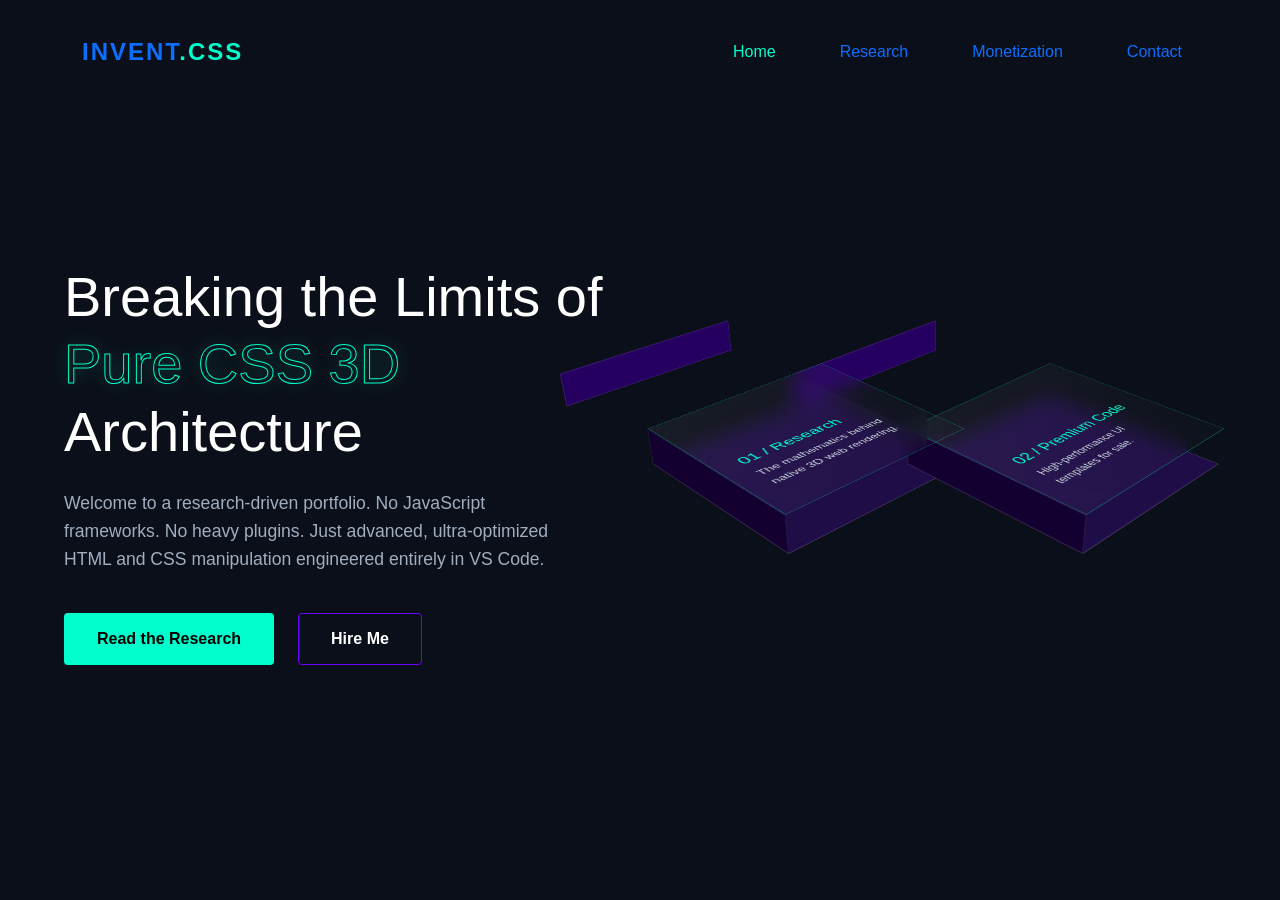
<file: index.html>
<!DOCTYPE html>
<html lang="en">
<head>
    <meta charset="UTF-8">
    <meta name="viewport" content="width=device-width, initial-scale=1.0">
    <link href="https://cdn.jsdelivr.net/npm/bootstrap@5.3.3/dist/css/bootstrap.min.css" rel="stylesheet">
    <title>The Pure CSS Innovation Hub</title>
    <link rel="stylesheet" href="style.css">
</head>
<body>

   <header class="navbar navbar-expand-lg navbar-dark bg-transparent">
    <div class="container">
        <a class="logo text-decoration-none" href="index.html">INVENT<span>.CSS</span></a>
        <div class="ms-auto">
            <nav class="nav">
                <a href="index.html" class="nav-link active">Home</a>
                <a href="research.html" class="nav-link">Research</a>
                <a href="shop.html" class="nav-link">Monetization</a>
                <a href="contact.html" class="nav-link">Contact</a>
            </nav>
        </div>
    </div>
</header>

    <main class="hero-container">
        <section class="hero-text">
            <h1>Breaking the Limits of <br><span class="highlight">Pure CSS 3D</span> Architecture</h1>
            <p>Welcome to a research-driven portfolio. No JavaScript frameworks. No heavy plugins. Just advanced, ultra-optimized HTML and CSS manipulation engineered entirely in VS Code.</p>
            <div class="cta-buttons">
                <a href="#research" class="btn primary-btn">Read the Research</a>
                <a href="#services" class="btn secondary-btn">Hire Me</a>
            </div>
        </section>

        <section class="hero-visual">
            <div class="isometric-grid">
                
                <div class="iso-card layer-1">
                    <div class="card-face front"></div>
                    <div class="card-face back"></div>
                    <div class="card-face left"></div>
                    <div class="card-face right"></div>
                    <div class="card-face top">
                        <h3>01 / Research</h3>
                        <p>The mathematics behind native 3D web rendering.</p>
                    </div>
                </div>

                <div class="iso-card layer-2">
                    <div class="card-face front"></div>
                    <div class="card-face back"></div>
                    <div class="card-face left"></div>
                    <div class="card-face right"></div>
                    <div class="card-face top">
                        <h3>02 / Premium Code</h3>
                        <p>High-performance UI templates for sale.</p>
                    </div>
                </div>

            </div>
        </section>
    </main>

</body>
</html>
</file>
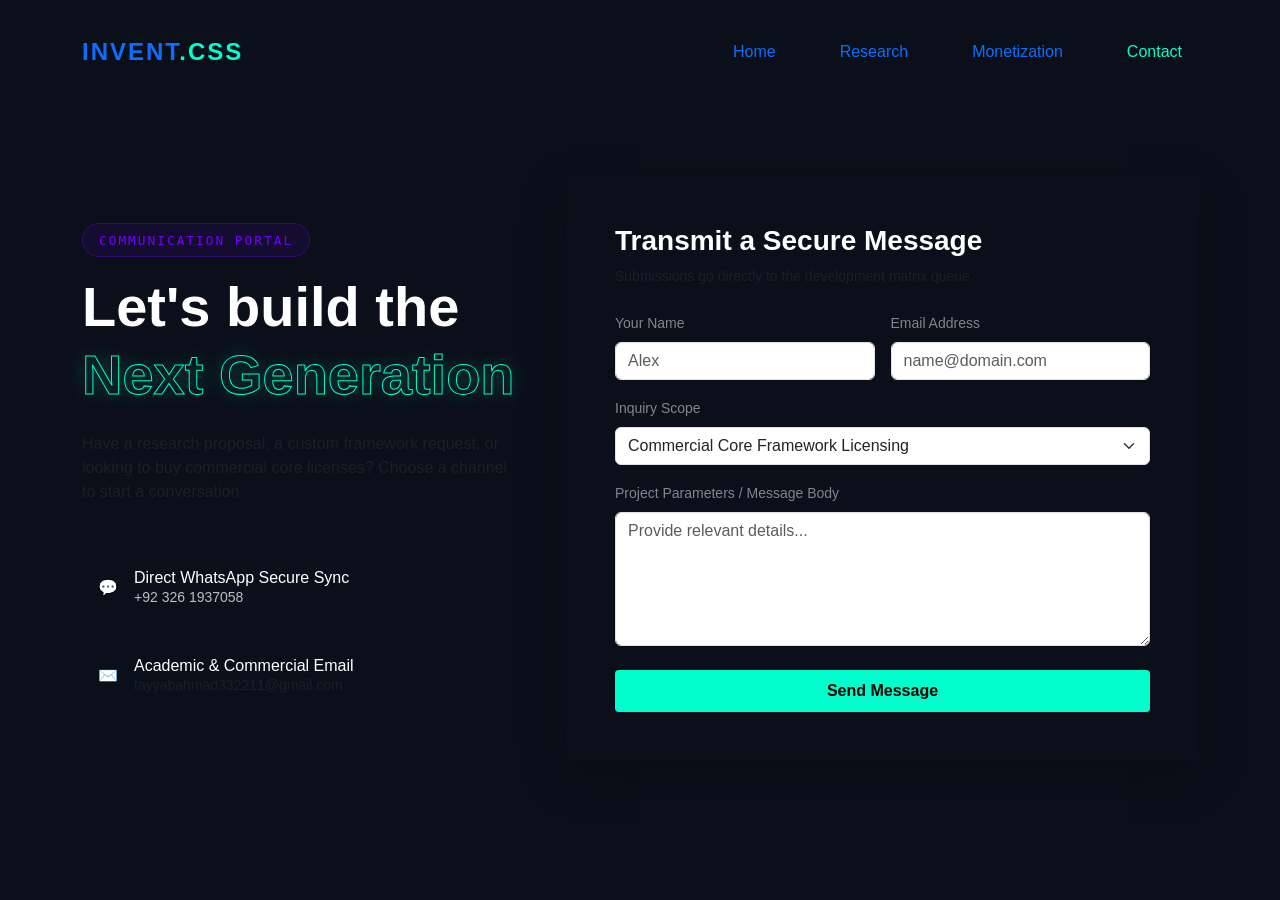
<file: contact.html>
<!DOCTYPE html>
<html lang="en">
<head>
    <meta charset="UTF-8">
    <meta name="viewport" content="width=device-width, initial-scale=1.0">
    <title>Contact // INVENT.CSS</title>
    <link href="https://cdn.jsdelivr.net/npm/bootstrap@5.3.3/dist/css/bootstrap.min.css" rel="stylesheet">
    <link rel="stylesheet" href="style.css">
</head>
<body>

    <header class="navbar navbar-expand-lg navbar-dark bg-transparent">
        <div class="container">
            <a class="logo text-decoration-none" href="index.html">INVENT<span>.CSS</span></a>
            <div class="ms-auto">
                <nav class="nav">
                    <a href="index.html" class="nav-link">Home</a>
                    <a href="research.html" class="nav-link">Research</a>
                    <a href="shop.html" class="nav-link">Monetization</a>
                    <a href="contact.html" class="nav-link active">Contact</a>
                </nav>
            </div>
        </div>
    </header>

    <main class="container my-5 py-4">
        <div class="row g-5 align-items-center">
            
            <div class="col-lg-5">
                <span class="shop-tag d-inline-block mb-3">Communication Portal</span>
                <h1 class="display-4 fw-bold text-white mb-4">Let's build the <br><span class="highlight">Next Generation</span></h1>
                <p class="text-muted mb-5">Have a research proposal, a custom framework request, or looking to buy commercial core licenses? Choose a channel to start a conversation.</p>
                
                <div class="contact-channels d-flex flex-column gap-3">
                    
                    <a href="https://wa.me/923261937058?text=Hello!%20I%20am%20interested%20in%20your%20pure%20CSS%203D%20web%20design%20framework." 
                       target="_blank" 
                       class="channel-card whatsapp-channel d-flex align-items-center p-3 text-decoration-none">
                        <div class="channel-icon me-3">💬</div>
                        <div>
                            <h4 class="m-0 text-white fs-6">Direct WhatsApp Secure Sync</h4>
                            <p class="m-0 small text-light opacity-75">+92 326 1937058</p>
                        </div>
                    </a>

                    <div class="channel-card d-flex align-items-center p-3">
                        <div class="channel-icon me-3">✉️</div>
                        <div>
                            <h4 class="m-0 text-white fs-6">Academic & Commercial Email</h4>
                            <p class="m-0 small text-muted">tayyabahmad332211@gmail.com</p>
                        </div>
                    </div>

                </div>
            </div>

            <div class="col-lg-7">
                <div class="modern-contact-card p-4 p-sm-5 shadow-lg">
                    <h2 class="h3 fw-bold text-white mb-2">Transmit a Secure Message</h2>
                    <p class="text-muted small mb-4">Submissions go directly to the development matrix queue.</p>
                    
                    <form action="#" method="POST">
                        <div class="row g-3">
                            <div class="col-md-6">
                                <label for="userName" class="form-label small text-light opacity-50">Your Name</label>
                                <input type="text" class="form-control custom-input" id="userName" placeholder="Alex" required>
                            </div>
                            
                            <div class="col-md-6">
                                <label for="userEmail" class="form-label small text-light opacity-50">Email Address</label>
                                <input type="email" class="form-control custom-input" id="userEmail" placeholder="name@domain.com" required>
                            </div>

                            <div class="col-12">
                                <label for="subject" class="form-label small text-light opacity-50">Inquiry Scope</label>
                                <select class="form-select custom-input" id="subject">
                                    <option value="licensing">Commercial Core Framework Licensing</option>
                                    <option value="freelance">Custom Web Architecture Development</option>
                                    <option value="academic">Academic Partnership / Review</option>
                                </select>
                            </div>

                            <div class="col-12">
                                <label for="message" class="form-label small text-light opacity-50">Project Parameters / Message Body</label>
                                <textarea class="form-control custom-input" id="message" rows="5" placeholder="Provide relevant details..." required></textarea>
                            </div>

                            <div class="col-12 mt-4">
                                <button type="submit" class="btn primary-btn w-100 py-2 fs-6 fw-bold">Send Message</button>
                            </div>
                        </div>
                    </form>
                </div>
            </div>

        </div>
    </main>

</body>
</html>
</file>
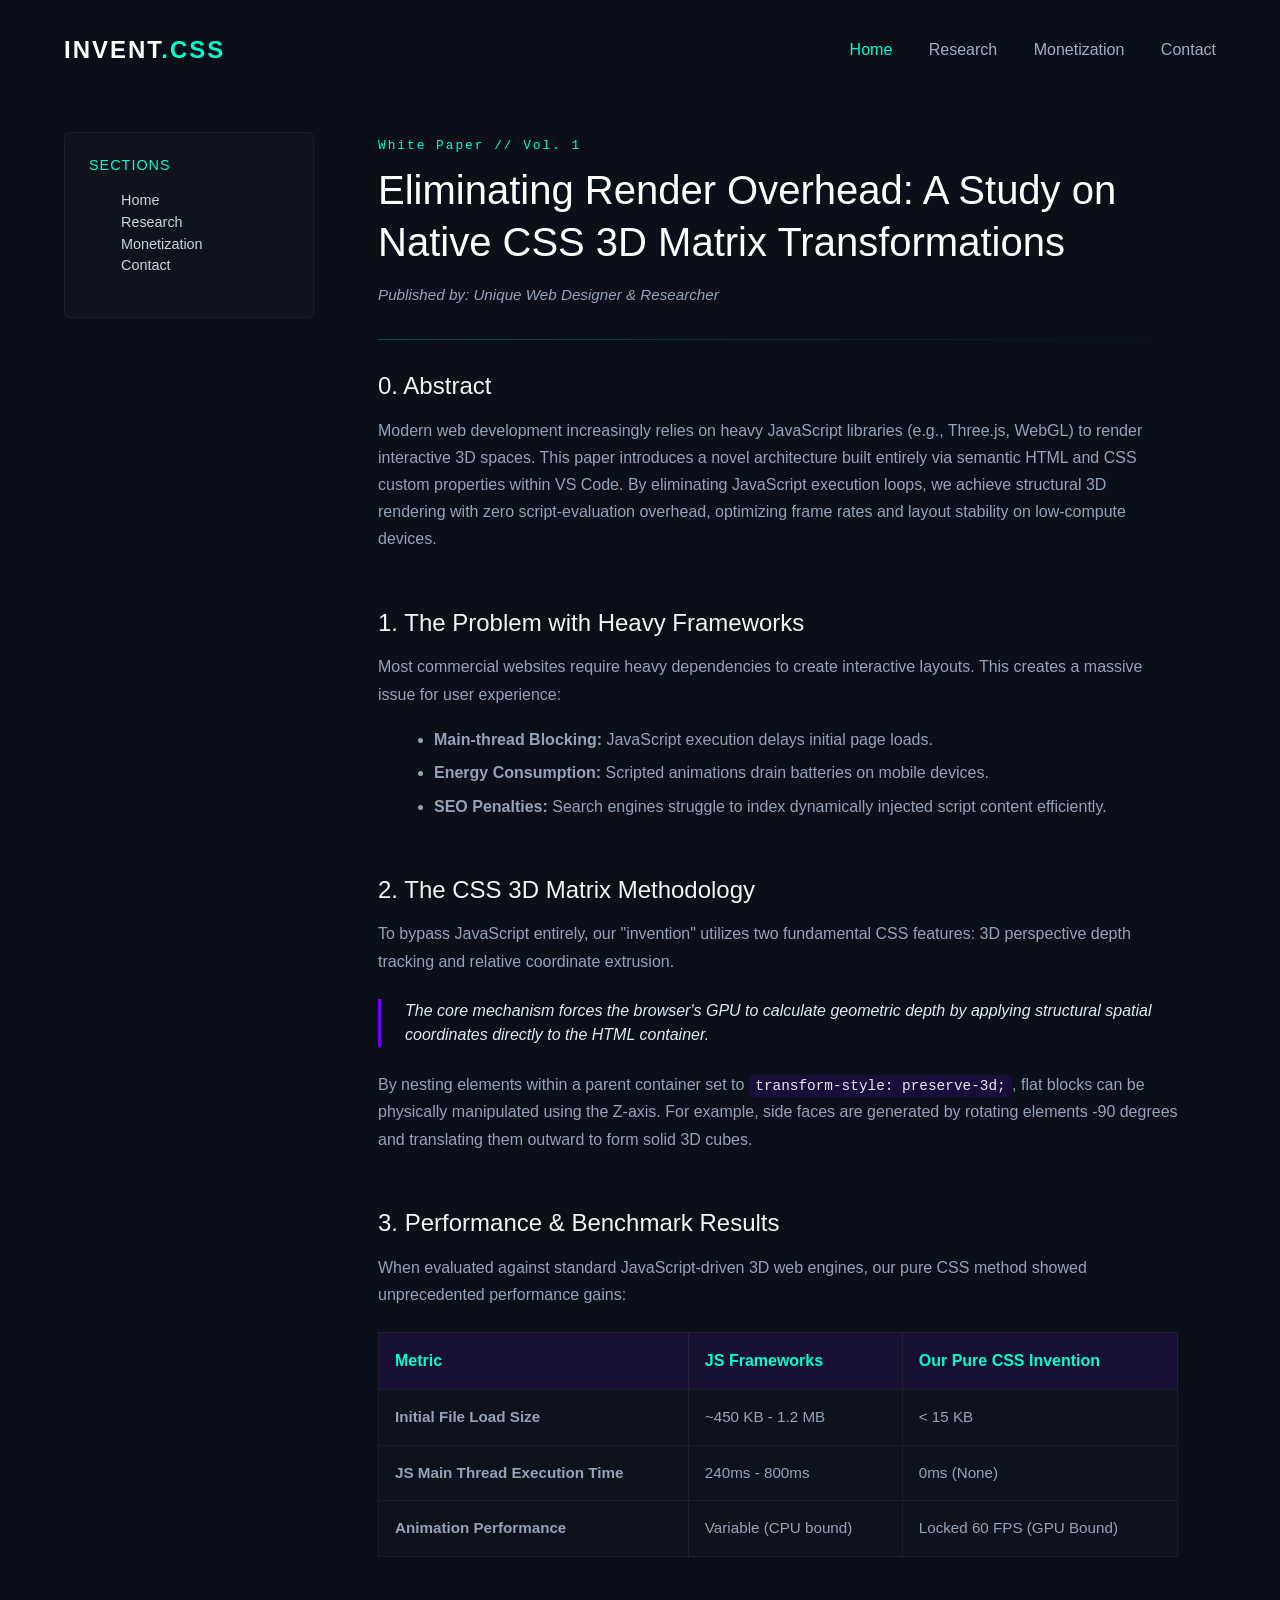
<file: research.html>
<!DOCTYPE html>
<html lang="en">
<head>
    <meta charset="UTF-8">
    <meta name="viewport" content="width=device-width, initial-scale=1.0">
    <link href="https://cdn.jsdelivr.net/npm/bootstrap@5.3.3/dist/css/bootstrap.min.css" rel="stylesheet">
    <title>Research Paper | Pure CSS 3D Engines</title>
    <link rel="stylesheet" href="style.css">
</head>
<body>

    <header class="navbar">
        <div class="logo">INVENT<span>.CSS</span></div>
        <nav>
      <a href="index.html" class="active">Home</a>
            <a href="research.html">Research</a>
            <a href="shop.html">Monetization</a>
            <a href="contact.html">Contact</a>
        </nav>
    </header>

    <main class="research-container">
        
        <aside class="paper-sidebar">
            <h3>Sections</h3>
            <ul>
                 <a href="index.html" class="nav-link">Home</a>
                    <a href="research.html" class="nav-link">Research</a>
                    <a href="shop.html" class="nav-link">Monetization</a>
                    <a href="contact.html" class="nav-link active">Contact</a>
            </ul>
        </aside>

        <article class="paper-body">
            <header class="paper-header">
                <span class="paper-tag">White Paper // Vol. 1</span>
                <h1>Eliminating Render Overhead: A Study on Native CSS 3D Matrix Transformations</h1>
                <p class="author">Published by: Unique Web Designer & Researcher</p>
            </header>

            <hr class="divider">

            <section id="abstract" class="paper-section">
                <h2>0. Abstract</h2>
                <p>Modern web development increasingly relies on heavy JavaScript libraries (e.g., Three.js, WebGL) to render interactive 3D spaces. This paper introduces a novel architecture built entirely via semantic HTML and CSS custom properties within VS Code. By eliminating JavaScript execution loops, we achieve structural 3D rendering with zero script-evaluation overhead, optimizing frame rates and layout stability on low-compute devices.</p>
            </section>

            <section id="problem" class="paper-section">
                <h2>1. The Problem with Heavy Frameworks</h2>
                <p>Most commercial websites require heavy dependencies to create interactive layouts. This creates a massive issue for user experience:</p>
                <ul>
                    <li><strong>Main-thread Blocking:</strong> JavaScript execution delays initial page loads.</li>
                    <li><strong>Energy Consumption:</strong> Scripted animations drain batteries on mobile devices.</li>
                    <li><strong>SEO Penalties:</strong> Search engines struggle to index dynamically injected script content efficiently.</li>
                </ul>
            </section>

            <section id="methodology" class="paper-section">
                <h2>2. The CSS 3D Matrix Methodology</h2>
                <p>To bypass JavaScript entirely, our "invention" utilizes two fundamental CSS features: 3D perspective depth tracking and relative coordinate extrusion.</p>
                <blockquote>
                    The core mechanism forces the browser's GPU to calculate geometric depth by applying structural spatial coordinates directly to the HTML container.
                </blockquote>
                <p>By nesting elements within a parent container set to <code>transform-style: preserve-3d;</code>, flat blocks can be physically manipulated using the Z-axis. For example, side faces are generated by rotating elements -90 degrees and translating them outward to form solid 3D cubes.</p>
            </section>

            <section id="results" class="paper-section">
                <h2>3. Performance & Benchmark Results</h2>
                <p>When evaluated against standard JavaScript-driven 3D web engines, our pure CSS method showed unprecedented performance gains:</p>
                
                <table class="research-table">
                    <thead>
                        <tr>
                            <th>Metric</th>
                            <th>JS Frameworks</th>
                            <th>Our Pure CSS Invention</th>
                        </tr>
                    </thead>
                    <tbody>
                        <tr>
                            <td><strong>Initial File Load Size</strong></td>
                            <td>~450 KB - 1.2 MB</td>
                            <td>&lt; 15 KB</td>
                        </tr>
                        <tr>
                            <td><strong>JS Main Thread Execution Time</strong></td>
                            <td>240ms - 800ms</td>
                            <td>0ms (None)</td>
                        </tr>
                        <tr>
                            <td><strong>Animation Performance</strong></td>
                            <td>Variable (CPU bound)</td>
                            <td>Locked 60 FPS (GPU Bound)</td>
                        </tr>
                    </tbody>
                </table>
            </section>

        </article>
    </main>

</body>
</html>
</file>
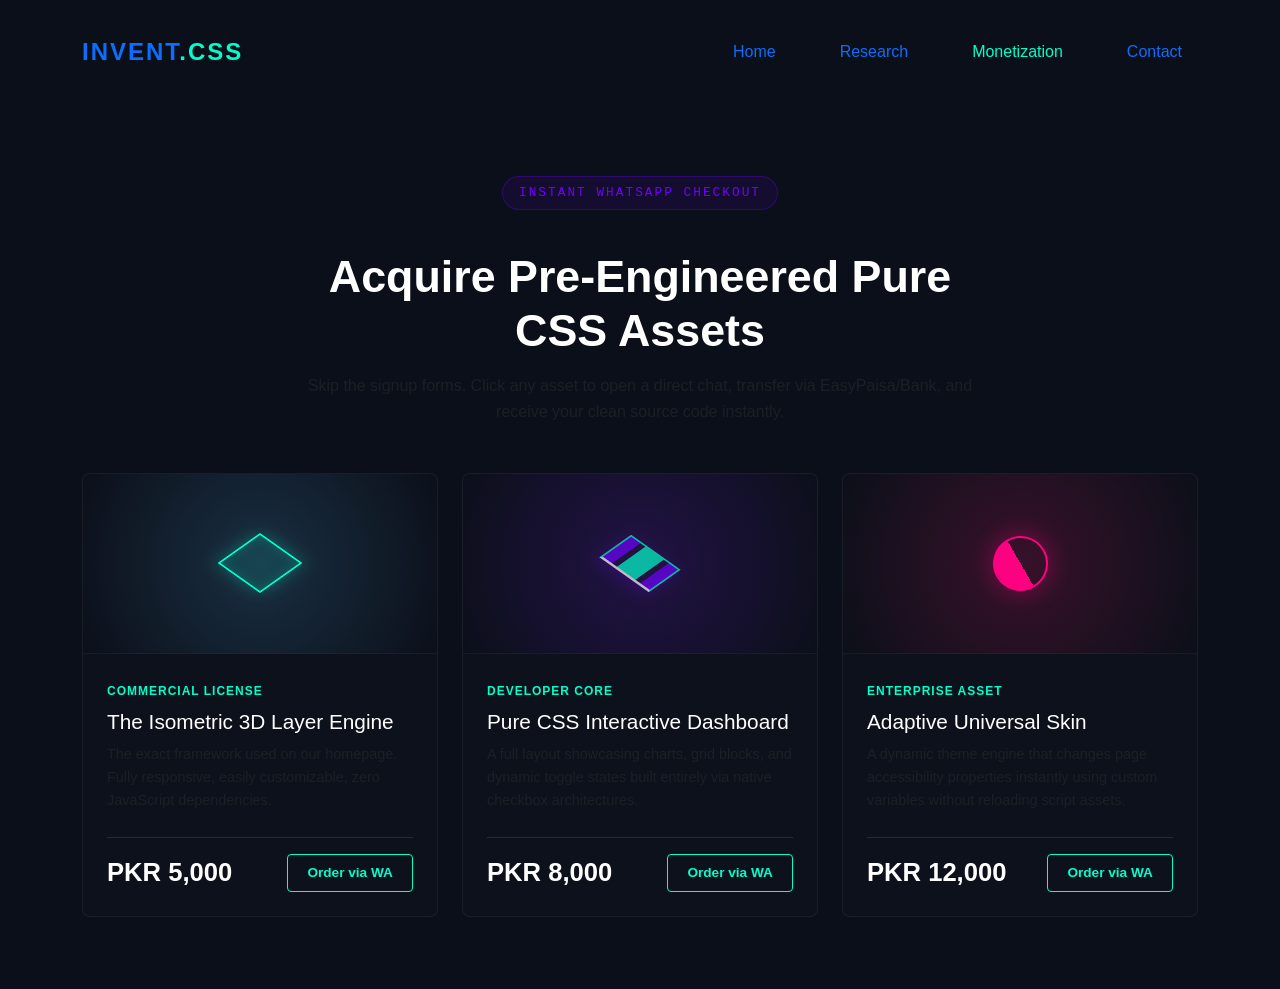
<file: shop.html>
<!DOCTYPE html>
<html lang="en">
<head>
    <meta charset="UTF-8">
    <meta name="viewport" content="width=device-width, initial-scale=1.0">
    <title>Premium CSS Engine Shop</title>
    <link href="https://cdn.jsdelivr.net/npm/bootstrap@5.3.3/dist/css/bootstrap.min.css" rel="stylesheet">
    <link rel="stylesheet" href="style.css">
</head>
<body>

    <header class="navbar navbar-expand-lg navbar-dark bg-transparent">
        <div class="container">
            <a class="logo text-decoration-none" href="index.html">INVENT<span>.CSS</span></a>
            <div class="ms-auto">
                <nav class="nav">
                    <a href="index.html" class="nav-link">Home</a>
                    <a href="research.html" class="nav-link">Research</a>
                    <a href="shop.html" class="nav-link active">Monetization</a>
                    <a href="contact.html" class="nav-link">Contact</a>
                </nav>
            </div>
        </div>
    </header>

    <main class="container my-5 py-4">
        <header class="shop-header text-center max-width-700 mx-auto mb-5">
            <span class="shop-tag d-inline-block mb-3">Instant WhatsApp Checkout</span>
            <h1 class="display-5 fw-bold text-white mb-3">Acquire Pre-Engineered Pure CSS Assets</h1>
            <p class="text-muted">Skip the signup forms. Click any asset to open a direct chat, transfer via EasyPaisa/Bank, and receive your clean source code instantly.</p>
        </header>

        <section class="row g-4">
            
            <div class="col-md-4">
                <div class="product-card h-100 d-flex flex-column justify-content-between">
                    <div class="product-preview-box">
                        <span class="matrix-code">&lt;css-3d&gt;</span>
                    </div>
                    <div class="product-info p-4">
                        <span class="license-type">Commercial License</span>
                        <h3 class="h5 my-2 text-white">The Isometric 3D Layer Engine</h3>
                        <p class="text-muted small">The exact framework used on our homepage. Fully responsive, easily customizable, zero JavaScript dependencies.</p>
                        <div class="product-footer d-flex justify-content-between align-items-center mt-4 pt-3 border-top border-secondary border-opacity-25">
                            <span class="price h4 m-0 text-white">PKR 5,000</span>
                            <a href="https://wa.me/923261937058?text=Hello!%20I%20want%20to%20purchase%20the%20Isometric%203D%20Layer%20Engine%20for%20PKR%205000." 
                               target="_blank" class="buy-btn text-decoration-none">Order via WA</a>
                        </div>
                    </div>
                </div>
            </div>

            <div class="col-md-4">
                <div class="product-card h-100 d-flex flex-column justify-content-between">
                    <div class="product-preview-box spec-neon">
                        <span class="matrix-code">[ui-data]</span>
                    </div>
                    <div class="product-info p-4">
                        <span class="license-type">Developer Core</span>
                        <h3 class="h5 my-2 text-white">Pure CSS Interactive Dashboard</h3>
                        <p class="text-muted small">A full layout showcasing charts, grid blocks, and dynamic toggle states built entirely via native checkbox architectures.</p>
                        <div class="product-footer d-flex justify-content-between align-items-center mt-4 pt-3 border-top border-secondary border-opacity-25">
                            <span class="price h4 m-0 text-white">PKR 8,000</span>
                            <a href="https://wa.me/923261937058?text=Hello!%20I%20want%20to%20purchase%20the%20Pure%20CSS%20Interactive%20Dashboard%20for%20PKR%208000." 
                               target="_blank" class="buy-btn text-decoration-none">Order via WA</a>
                        </div>
                    </div>
                </div>
            </div>

            <div class="col-md-4">
                <div class="product-card h-100 d-flex flex-column justify-content-between">
                    <div class="product-preview-box spec-purple">
                        <span class="matrix-code">#a11y-skin</span>
                    </div>
                    <div class="product-info p-4">
                        <span class="license-type">Enterprise Asset</span>
                        <h3 class="h5 my-2 text-white">Adaptive Universal Skin</h3>
                        <p class="text-muted small">A dynamic theme engine that changes page accessibility properties instantly using custom variables without reloading script assets.</p>
                        <div class="product-footer d-flex justify-content-between align-items-center mt-4 pt-3 border-top border-secondary border-opacity-25">
                            <span class="price h4 m-0 text-white">PKR 12,000</span>
                            <a href="https://wa.me/923261937058?text=Hello!%20I%20want%20to%20purchase%20the%20Adaptive%20Universal%20Skin%20for%20PKR%2012000." 
                               target="_blank" class="buy-btn text-decoration-none">Order via WA</a>
                        </div>
                    </div>
                </div>
            </div>

        </section>
    </main>

</body>
</html>
</file>
<file: style.css>
/* --- Global Resets & Variables --- */
:root {
    --bg-color: #0b0f19;
    --text-color: #ffffff;
    --accent-color: #00ffcc;
    --secondary-accent: #7000ff;
    --card-bg: rgba(255, 255, 255, 0.05);
}

* {
    margin: 0;
    padding: 0;
    box-sizing: border-box;
    font-family: 'Segoe UI', Tahoma, Geneva, Verdana, sans-serif;
}

body {
    background-color: var(--bg-color);
    color: var(--text-color);
    overflow-x: hidden;
    min-height: 100vh;
}

/* --- Navigation --- */
.navbar {
    display: flex;
    justify-content: space-between;
    align-items: center;
    padding: 2rem 5%;
}

.logo {
    font-weight: 800;
    font-size: 1.5rem;
    letter-spacing: 2px;
}

.logo span {
    color: var(--accent-color);
}

nav a {
    color: #a0aec0;
    text-decoration: none;
    margin-left: 2rem;
    font-weight: 500;
    transition: color 0.3s;
}

nav a:hover, nav a.active {
    color: var(--accent-color);
}

/* --- Hero Layout --- */
.hero-container {
    display: grid;
    grid-template-columns: 1fr 1fr;
    align-items: center;
    padding: 4rem 5%;
    min-height: 80vh;
    gap: 2rem;
}

.hero-text h1 {
    font-size: 3.5rem;
    line-height: 1.2;
    margin-bottom: 1.5rem;
}

.highlight {
    color: transparent;
    -webkit-text-stroke: 1px var(--accent-color);
    text-shadow: 0 0 20px rgba(0, 255, 204, 0.2);
}

.hero-text p {
    color: #a0aec0;
    font-size: 1.1rem;
    line-height: 1.6;
    margin-bottom: 2.5rem;
    max-width: 500px;
}

/* --- Buttons --- */
.cta-buttons {
    display: flex;
    gap: 1.5rem;
}

.btn {
    padding: 0.8rem 2rem;
    border-radius: 4px;
    text-decoration: none;
    font-weight: 600;
    transition: all 0.3s ease;
}

.primary-btn {
    background-color: var(--accent-color);
    color: #000;
}

.primary-btn:hover {
    box-shadow: 0 0 25px var(--accent-color);
    transform: translateY(-2px);
}

.secondary-btn {
    border: 1px solid var(--secondary-accent);
    color: #fff;
}

.secondary-btn:hover {
    background: var(--secondary-accent);
    transform: translateY(-2px);
}

/* --- The 3D Isometric Invention Engine --- */
.hero-visual {
    display: flex;
    justify-content: center;
    align-items: center;
    /* Creates the 3D depth perspective environment */
    perspective: 1000px; 
}

.isometric-grid {
    position: relative;
    width: 400px;
    height: 400px;
    /* Tilts the entire world view into an isometric angle */
    transform: rotateX(60deg) rotateZ(-45deg);
    transform-style: preserve-3d;
}

/* Base Card Setup */
.iso-card {
    position: absolute;
    width: 220px;
    height: 220px;
    transform-style: preserve-3d;
    transition: transform 0.5s ease-out;
}

/* Staggering the cards in 3D space */
.layer-1 { top: 0; left: 0; z-index: 2; }
.layer-2 { bottom: 0; right: 0; z-index: 1; }

/* Extruding flat squares into 3D boxes using translations */
.card-face {
    position: absolute;
    width: 100%;
    height: 100%;
    background: rgba(112, 0, 255, 0.1);
    border: 1px solid rgba(255, 255, 255, 0.1);
}

.top {
    background: linear-gradient(135deg, rgba(255,255,255,0.05), rgba(255,255,255,0.01));
    backdrop-filter: blur(10px);
    transform: translateZ(40px); /* Lifts the top face up */
    border: 1px solid rgba(0, 255, 204, 0.3);
    padding: 1.5rem;
    display: flex;
    flex-direction: column;
    justify-content: flex-end;
}

.top h3 {
    font-size: 1.2rem;
    color: var(--accent-color);
    margin-bottom: 0.5rem;
}

.top p {
    font-size: 0.85rem;
    color: #cbd5e1;
}

/* Creating the side depth walls */
.left {
    transform: rotateY(-90deg) translateZ(0px);
    transform-origin: left;
    width: 40px; /* matches translateZ of top */
    background: #130030;
}

.front {
    transform: rotateX(-90deg) translateZ(-220px);
    transform-origin: bottom;
    height: 40px; /* matches translateZ of top */
    background: #260061;
}

/* --- The Pure CSS Animation Hover State --- */
/* When hovered, the card physically lifts higher along the Z-axis natively */
.iso-card:hover {
    transform: translateZ(30px);
}

.iso-card:hover .top {
    background: linear-gradient(135deg, rgba(0, 255, 204, 0.1), rgba(112, 0, 255, 0.2));
    border-color: var(--accent-color);
    box-shadow: 0 0 30px rgba(0, 255, 204, 0.2);
}
/* --- RESEARCH PAGE STYLES --- */
.research-container {
    display: grid;
    grid-template-columns: 250px 1fr;
    gap: 4rem;
    padding: 2rem 5% 5rem 5%;
    max-width: 1400px;
    margin: 0 auto;
}

/* Sidebar Navigation */
.paper-sidebar {
    position: sticky;
    top: 2rem;
    height: fit-content;
    background: rgba(255, 255, 255, 0.02);
    border: 1px solid rgba(255, 255, 255, 0.05);
    padding: 1.5rem;
    border-radius: 6px;
}

.paper-sidebar h3 {
    font-size: 0.9rem;
    text-transform: uppercase;
    letter-spacing: 1px;
    color: var(--accent-color);
    margin-bottom: 1rem;
}

.paper-sidebar ul {
    list-style: none;
}

.paper-sidebar li {
    margin-bottom: 0.8rem;
}

.paper-sidebar a {
    color: #cbd5e1;
    text-decoration: none;
    font-size: 0.9rem;
    transition: color 0.2s;
}

.paper-sidebar a:hover {
    color: var(--accent-color);
}

/* Paper Content Area */
.paper-body {
    max-width: 800px;
}

.paper-tag {
    font-size: 0.8rem;
    color: var(--accent-color);
    font-family: monospace;
    letter-spacing: 2px;
}

.paper-header h1 {
    font-size: 2.5rem;
    margin: 0.5rem 0 1rem 0;
    line-height: 1.3;
}

.author {
    color: #94a3b8;
    font-style: italic;
    font-size: 0.95rem;
}

.divider {
    border: 0;
    height: 1px;
    background: linear-gradient(to right, var(--accent-color), transparent);
    margin: 2rem 0;
}

.paper-section {
    margin-bottom: 3.5rem;
}

.paper-section h2 {
    font-size: 1.5rem;
    color: #f1f5f9;
    margin-bottom: 1rem;
}

.paper-section p {
    color: #94a3b8;
    line-height: 1.7;
    margin-bottom: 1.2rem;
}

.paper-section ul {
    margin-left: 1.5rem;
    margin-bottom: 1.2rem;
    color: #94a3b8;
}

.paper-section li {
    margin-bottom: 0.5rem;
    line-height: 1.6;
}

blockquote {
    border-left: 3px solid var(--secondary-accent);
    padding-left: 1.5rem;
    margin: 1.5rem 0;
    font-style: italic;
    color: #e2e8f0;
}

code {
    background: rgba(112, 0, 255, 0.15);
    color: #e2e8f0;
    padding: 0.2rem 0.4rem;
    border-radius: 4px;
    font-family: monospace;
    font-size: 0.9rem;
}

/* Research Comparison Table */
.research-table {
    width: 100%;
    border-collapse: collapse;
    margin-top: 1.5rem;
    background: rgba(255, 255, 255, 0.01);
}

.research-table th, .research-table td {
    padding: 1rem;
    text-align: left;
    border: 1px solid rgba(255, 255, 255, 0.05);
}

.research-table th {
    background: rgba(112, 0, 255, 0.1);
    color: var(--accent-color);
    font-weight: 600;
}

.research-table td {
    color: #94a3b8;
    font-size: 0.95rem;
}

/* Responsive adjust for smaller screens */
@media (max-width: 768px) {
    .research-container {
        grid-template-columns: 1fr;
    }
    .paper-sidebar {
        display: none; /* Hide sidebar map on mobile */
    }
}

/* --- SHOP / MONETIZATION PAGE STYLES --- */
.shop-container {
    padding: 2rem 5% 5rem 5%;
    max-width: 1400px;
    margin: 0 auto;
}

.shop-header {
    text-align: center;
    max-width: 700px;
    margin: 0 auto 4rem auto;
}

.shop-tag {
    font-size: 0.8rem;
    color: var(--secondary-accent);
    text-transform: uppercase;
    letter-spacing: 2px;
    font-family: monospace;
    background: rgba(112, 0, 255, 0.1);
    padding: 0.4rem 1rem;
    border-radius: 20px;
    border: 1px solid rgba(112, 0, 255, 0.3);
}

.shop-header h1 {
    font-size: 2.8rem;
    margin: 1.5rem 0 1rem 0;
    line-height: 1.2;
}

.shop-header p {
    color: #94a3b8;
    line-height: 1.6;
}

/* Products Grid Layout */
.products-grid {
    display: grid;
    grid-template-columns: repeat(auto-fit, minmax(320px, 1fr));
    gap: 2rem;
}

/* Individual Product Cards */
.product-card {
    background: rgba(255, 255, 255, 0.01);
    border: 1px solid rgba(255, 255, 255, 0.05);
    border-radius: 8px;
    overflow: hidden;
    transition: transform 0.3s ease, border-color 0.3s ease;
}

.product-card:hover {
    transform: translateY(-5px);
    border-color: rgba(0, 255, 204, 0.3);
}

/* Abstract visual representation of code */
.product-preview-box {
    height: 180px;
    background: linear-gradient(45deg, #131927, #0b0f19);
    display: flex;
    justify-content: center;
    align-items: center;
    border-bottom: 1px solid rgba(255, 255, 255, 0.05);
    position: relative;
    overflow: hidden;
}

.product-preview-box::before {
    content: '';
    position: absolute;
    width: 150%;
    height: 150%;
    background: radial-gradient(circle, rgba(0, 255, 204, 0.05) 0%, transparent 70%);
}

.spec-neon::before {
    background: radial-gradient(circle, rgba(112, 0, 255, 0.1) 0%, transparent 70%);
}

.spec-purple::before {
    background: radial-gradient(circle, rgba(255, 0, 128, 0.05) 0%, transparent 70%);
}

.matrix-code {
    font-family: monospace;
    font-size: 1.5rem;
    color: rgba(255, 255, 255, 0.2);
    letter-spacing: 1px;
    z-index: 1;
}

/* Details inside product card */
.product-info {
    padding: 1.5rem;
}

.license-type {
    font-size: 0.75rem;
    text-transform: uppercase;
    color: var(--accent-color);
    letter-spacing: 1px;
    font-weight: 600;
}

.product-info h3 {
    font-size: 1.3rem;
    margin: 0.5rem 0 0.8rem 0;
    color: #f1f5f9;
}

.product-info p {
    color: #94a3b8;
    font-size: 0.9rem;
    line-height: 1.6;
    height: 70px; /* Forces cards to have matching heights */
    overflow: hidden;
}

/* Footer layout inside product cards */
.product-footer {
    display: flex;
    justify-content: space-between;
    align-items: center;
    margin-top: 1.5rem;
    padding-top: 1rem;
    border-top: 1px solid rgba(255, 255, 255, 0.05);
}

.price {
    font-size: 1.6rem;
    font-weight: 700;
    color: #fff;
}

.buy-btn {
    background: transparent;
    border: 1px solid var(--accent-color);
    color: var(--accent-color);
    text-decoration: none;
    padding: 0.5rem 1.2rem;
    border-radius: 4px;
    font-size: 0.85rem;
    font-weight: 600;
    transition: all 0.2s ease;
}

.buy-btn:hover {
    background: var(--accent-color);
    color: #000;
    box-shadow: 0 0 15px rgba(0, 255, 204, 0.3);
}
/* --- WHATSAPP BUTTON STYLING --- */
.whatsapp-btn {
    background-color: #25d366;
    color: #ffffff;
    border: none;
    font-weight: 600;
    transition: all 0.3s ease;
}

.whatsapp-btn:hover {
    background-color: #20ba5a;
    color: #ffffff;
    box-shadow: 0 0 20px rgba(37, 211, 102, 0.4);
    transform: translateY(-2px);
}
/* --- PREMIUM PRODUCT PREVIEW ARTWORK --- */

/* 1. The Isometric 3D Engine Preview (<css-3d>) */
.product-preview-box {
    height: 180px;
    background: radial-gradient(circle at center, #1a233a 0%, #0b0f19 100%);
    display: flex;
    justify-content: center;
    align-items: center;
    position: relative;
    overflow: hidden;
    border-bottom: 1px solid rgba(255, 255, 255, 0.05);
}

/* Creates a fake floating 3D wireframe cube inside the first box */
.product-preview-box::after {
    content: '';
    width: 60px;
    height: 60px;
    background: rgba(0, 255, 204, 0.1);
    border: 2px solid var(--accent-color);
    transform: rotateX(45deg) rotateZ(45deg);
    box-shadow: 0 0 20px rgba(0, 255, 204, 0.3),
                inset 0 0 15px rgba(0, 255, 204, 0.2);
    animation: floatCube 4s ease-in-out infinite;
}

/* 2. Pure CSS Interactive Dashboard Preview ([ui-data]) */
.spec-neon {
    background: radial-gradient(circle at center, #191430 0%, #0b0f19 100%);
}

/* Creates abstract neon dashboard bars/graphs using pure CSS lines */
.spec-neon::after {
    content: '';
    width: 70px;
    height: 45px;
    background: linear-gradient(90deg, 
        var(--secondary-accent) 0%, var(--secondary-accent) 20%, transparent 20%, 
        transparent 30%, #00ffcc 30%, #00ffcc 70%, transparent 70%,
        transparent 80%, var(--secondary-accent) 80%, var(--secondary-accent) 100%);
    border-bottom: 3px solid #fff;
    opacity: 0.7;
    box-shadow: 0 5px 15px rgba(112, 0, 255, 0.3);
}

/* 3. Adaptive Universal Skin Preview (#a11y-skin) */
.spec-purple {
    background: radial-gradient(circle at center, #2d1226 0%, #0b0f19 100%);
}

/* Creates a split-contrast circle representing a 'UI Dark/Light Skin' switch */
.spec-purple::after {
    content: '';
    width: 55px;
    height: 55px;
    border-radius: 50%;
    background: linear-gradient(90deg, #ff0080 50%, transparent 50%);
    border: 2px solid #ff0080;
    box-shadow: 0 0 25px rgba(255, 0, 128, 0.4);
    transform: rotate(-30deg);
}

/* Hide the old text placeholders so only our beautiful CSS artwork shows */
.matrix-code {
    display: none;
}

/* Floating animation for the 3D cube asset */
@keyframes floatCube {
    0%, 100% { transform: rotateX(45deg) rotateZ(45deg) translateY(0px); }
    50% { transform: rotateX(45deg) rotateZ(45deg) translateY(-10px); }
}
</file>
